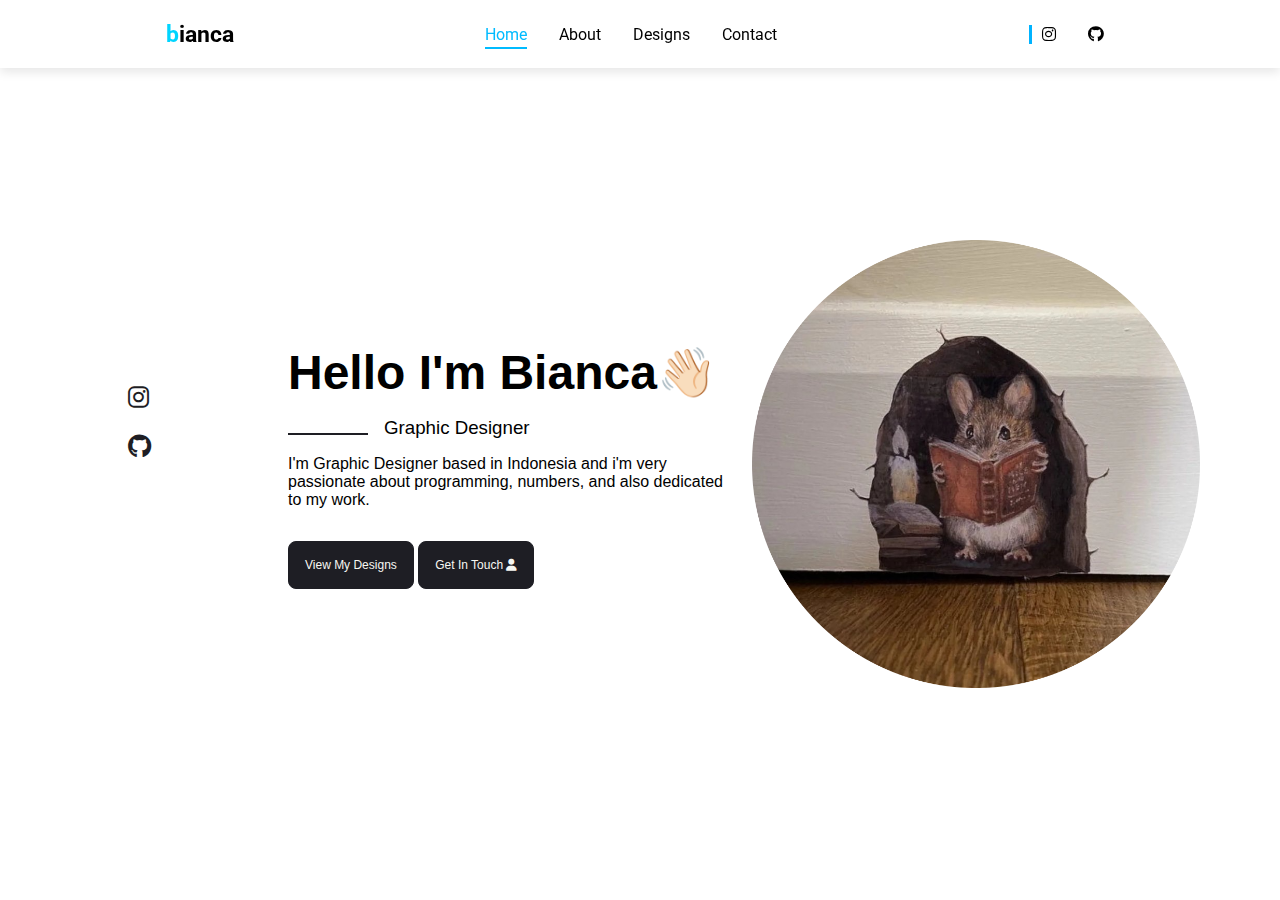
<file: index.html>
<!DOCTYPE html>
<html lang="en">
<head>
    <meta charset="UTF-8">
    <meta name="viewport" content="width=device-width, initial-scale=1.0">
    <title>Bianca Portofolio</title>
    <link rel="preconnect" href="https://fonts.googleapis.com">
    <link rel="preconnect" href="https://fonts.gstatic.com" crossorigin>
    <link href="https://fonts.googleapis.com/css2?family=Montserrat:ital,wght@0,100..900;1,100..900&family=Open+Sans:wght@300..800&family=Playfair+Display:wght@400..900&family=Raleway:ital,wght@0,100..900;1,100..900&family=Roboto+Mono:ital,wght@0,100..700;1,100..700&family=Roboto:ital,wght@0,100..900;1,100..900&family=Unbounded:wght@200..900&display=swap" rel="stylesheet">
    <link rel="stylesheet" href="https://cdnjs.cloudflare.com/ajax/libs/font-awesome/6.4.0/css/all.min.css">
    <link rel="stylesheet" href="style.css">
</head>
<body>
    <header>
        <div class="logo">
            <h3><span>b</span>ianca</h3>
        </div>
        <div class="menu-toggle" id="menu-toggle">
           <i class="fa-solid fa-bars"></i>
        </div>

        <ul class="header-list">
            <li><a href="index.html" class="fade-link" data-link>Home</a></li>
            <li><a href="about.html" class="fade-link" data-link>About</a></li>
            <li><a href="project.html" class="fade-link" data-link>Designs</a></li>
            <li><a href="contact.html" class="fade-link" data-link>Contact</a></li>
        </ul>
        <ul class="header-list-icon">
            <li><a href="https://www.instagram.com/gabriielabianca/"><i class="fa-brands fa-instagram"></i></a></li>
            <li><a href="https://github.com/iKanterbang23"><i class="fa-brands fa-github"></i></a></li>
            </ul>
    </header>
    <div class="slide-menu" id="slide-menu">
       <ul>
          <li><a href="index.html">Home</a></li>
          <li><a href="about.html">About</a></li>
          <li><a href="project.html">Designs</a></li>
          <li><a href="contact.html">Contact</a></li>
       </ul>
    </div>
    <section class="home" id="home">
        <div class="home-text">
            <h2>Hello I'm Bianca👋🏻</h2>
            <h3>Graphic Designer</h3>
            <p>I'm Graphic Designer based in Indonesia and i'm very <br>
            passionate about programming, numbers, and also dedicated to my work.</p>
            
            <div class="home-btn">
                <a href="project.html" class="btn btn-primary">View My Designs</a>
                <a href="contact.html" class="btn">Get In Touch <i class="fa-solid fa-user"></i></a>
                
                </div>
        </div>
        
        <div class="home-img">
            <img src="images/cropped_circle_image.png" alt="Avatar">
        </div>
    </section>
    <div class="socials-icon">
        <a href="https://www.instagram.com/gabriielabianca/"><i class="fa-brands fa-instagram"></i></a>
        <a href="https://github.com/iKanterbang23"><i class="fa-brands fa-github"></i></a>
        </div>
    <script src="main.js"></script>
</body>
</html>
</file>
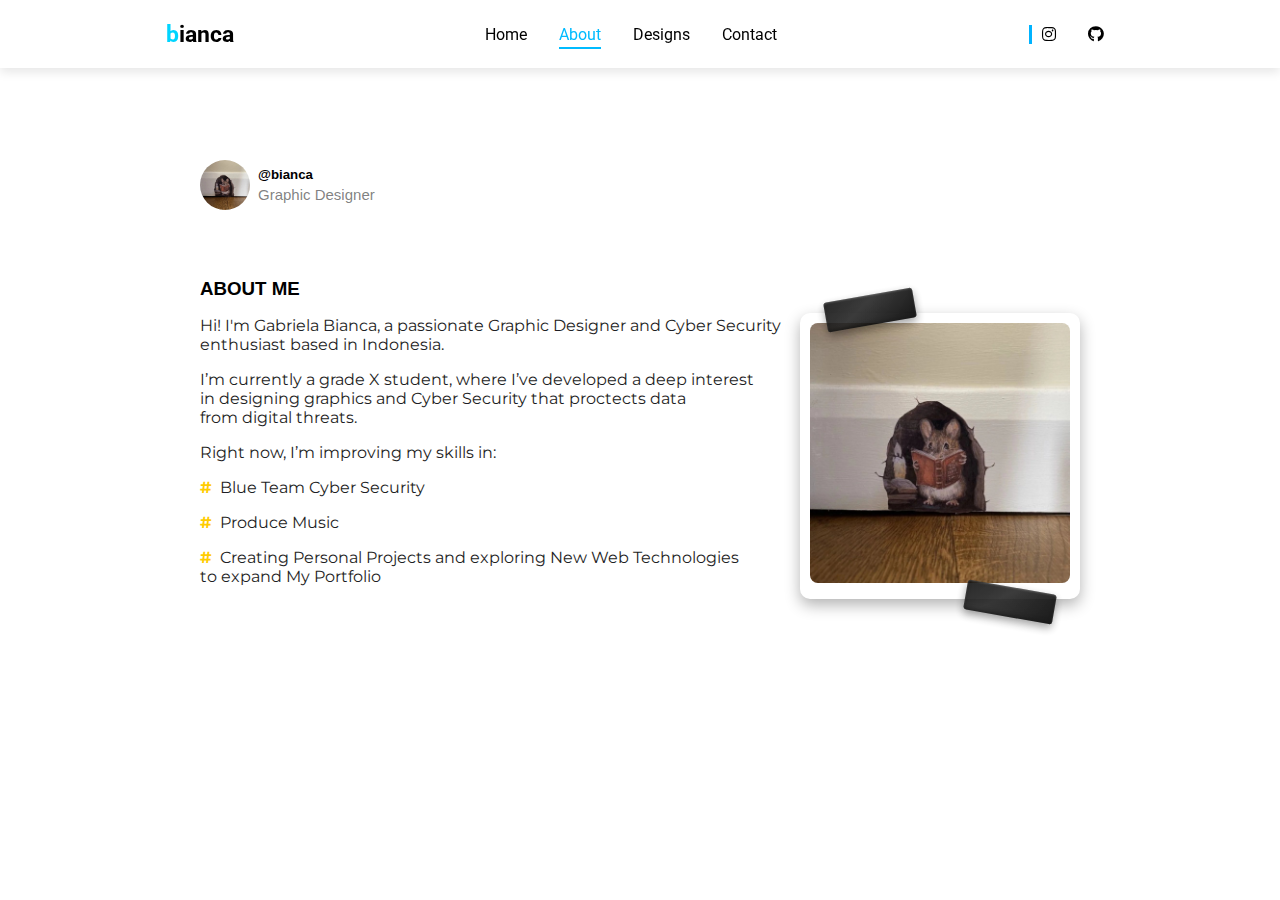
<file: about.html>
<!DOCTYPE html>
<html lang="en">
<head>
    <meta charset="UTF-8">
    <meta name="viewport" content="width=device-width, initial-scale=1.0">
    <link rel="preconnect" href="https://fonts.googleapis.com">
    <link rel="preconnect" href="https://fonts.gstatic.com" crossorigin>
    <link href="https://fonts.googleapis.com/css2?family=Montserrat:ital,wght@0,100..900;1,100..900&family=Open+Sans:wght@300..800&family=Playfair+Display:wght@400..900&family=Raleway:ital,wght@0,100..900;1,100..900&family=Roboto+Mono:ital,wght@0,100..700;1,100..700&family=Roboto:ital,wght@0,100..900;1,100..900&family=Unbounded:wght@200..900&display=swap" rel="stylesheet">
    <link rel="stylesheet" href="https://cdnjs.cloudflare.com/ajax/libs/font-awesome/6.4.0/css/all.min.css">
    <link rel="stylesheet" href="style.css">
    <title>Bianca Portofolio</title>
</head>
<body>
    <header>
        <div class="logo">
            <h3><span>b</span>ianca</h3>
        </div>
       
<div class="menu-toggle" id="menu-toggle">
    <i class="fa-solid fa-bars"></i>
</div>
<!-- Header -->
        <ul class="header-list">
            <li><a href="index.html" class="fade-link" data-link>Home</a></li>
            <li><a href="about.html" class="fade-link" data-link>About</a></li>
            <li><a href="project.html" class="fade-link" data-link>Designs</a></li>
             <li><a href="contact.html" class="fade-link" data-link>Contact</a></li>
            </ul>
        <ul class="header-list-icon">
            <li><a href="https://www.instagram.com/gabriielabianca/"><i class="fa-brands fa-instagram"></i></a></li>
            <li><a href="https://github.com/iKanterbang23"><i class="fa-brands fa-github"></i></a></li>
        </ul>
    </header>
    <div class="slide-menu" id="slide-menu">
    <ul>
        <li><a href="index.html">Home</a></li>
        <li><a href="about.html">About</a></li>
        <li><a href="project.html">Designs</a></li>
        <li><a href="contact.html">Contact</a></li>
    </ul>
</div>

<!-- About -->
    <section class="about" id="about">
        <div class="about-info">
            <div class="img-about">
                <img src="images/profile-rat.jpg" alt="">
            </div>
            <div class="info-text">
                <h5>@bianca</h5>
                <p>Graphic Designer</p>
            </div>
        </div>
        <h3>ABOUT ME</h3>
        <div class="about-info2">
            <div class="about-text">
                <p>Hi! I'm Gabriela Bianca, a passionate Graphic Designer and Cyber Security enthusiast based in Indonesia.</p>
                <p>I’m currently a grade X student, where I’ve developed a deep interest <br> in designing graphics and Cyber Security that proctects data <br> from digital threats.</p>
                <p>Right now, I’m improving my skills in:</p>
                <p><span>#</span>  Blue Team Cyber Security</p>
                <p><span>#</span>  Produce Music</p>
                <p><span>#</span>  Creating Personal Projects and exploring New Web Technologies <br> to expand My Portfolio</p>
            </div>
            <div class="photo-container">
                <img src="images/profile-rat.jpg" alt="">
                <span class="tape tape1"></span>
                <span class="tape tape2"></span>
            </div>
        </div>
    </section>
    <script src="main.js"></script>
</body>
</html>
</file>
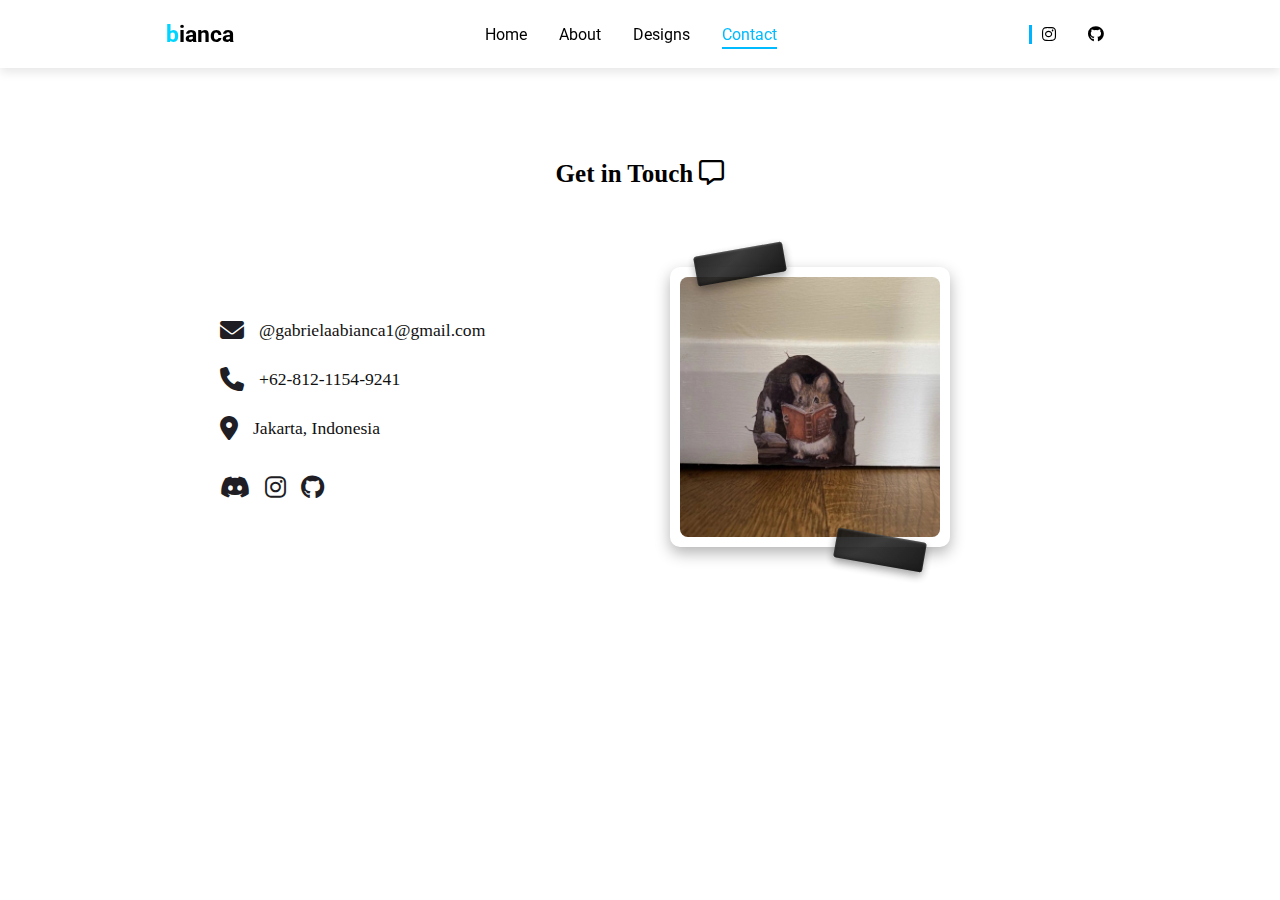
<file: contact.html>
<!DOCTYPE html>
<html lang="en">
<head>
    <meta charset="UTF-8">
    <meta name="viewport" content="width=device-width, initial-scale=1.0">
    <link rel="preconnect" href="https://fonts.googleapis.com">
    <link rel="preconnect" href="https://fonts.gstatic.com" crossorigin>
    <link href="https://fonts.googleapis.com/css2?family=Montserrat:ital,wght@0,100..900;1,100..900&family=Open+Sans:wght@300..800&family=Playfair+Display:wght@400..900&family=Raleway:ital,wght@0,100..900;1,100..900&family=Roboto+Mono:ital,wght@0,100..700;1,100..700&family=Roboto:ital,wght@0,100..900;1,100..900&family=Unbounded:wght@200..900&display=swap" rel="stylesheet">
    <link rel="stylesheet" href="https://cdnjs.cloudflare.com/ajax/libs/font-awesome/6.4.0/css/all.min.css">
    <link rel="stylesheet" href="style.css">
    <title>Bianca Portofolio</title>
</head>
<body>
    <header>
        <div class="logo">
            <h3><span>b</span>ianca</h3>
        </div>
<div class="menu-toggle" id="menu-toggle">
    <i class="fa-solid fa-bars"></i>
</div>

        <ul class="header-list">
            <li><a href="index.html" class="fade-link" data-link>Home</a></li>
            <li><a href="about.html" class="fade-link" data-link>About</a></li>
            <li><a href="project.html" class="fade-link" data-link>Designs</a></li>
            <li><a href="contact.html" class="fade-link" data-link>Contact</a></li>
        </ul>
        <ul class="header-list-icon">
            <li><a href="https://www.instagram.com/gabriielabianca/"><i class="fa-brands fa-instagram"></i></a></li>
            <li><a href="https://github.com/iKanterbang23"><i class="fa-brands fa-github"></i></a></li>
        </ul>
    </header>
    <div class="slide-menu" id="slide-menu">
    <ul>
        <li><a href="index.html">Home</a></li>
        <li><a href="about.html">About</a></li>
        <li><a href="project.html">Designs</a></li>
        <li><a href="contact.html">Contact</a></li>
    </ul>
</div>

    <section class="contact">
        <h3>Get in Touch <i class="fa-regular fa-message"></i></h3>
 <div class="container">
            <div class="contact-content">
                <div class="contact-info">
                    <div class="contact-item">
                        <i class="fas fa-envelope"></i>
                        <p>@gabrielaabianca1@gmail.com</p>
                    </div>
                    <div class="contact-item">
                        <i class="fas fa-phone"></i>
                        <p>+62-812-1154-9241</p>
                    </div>
                    <div class="contact-item">
                        <i class="fas fa-map-marker-alt"></i>
                        <p>Jakarta, Indonesia</p>
                    </div>
                    <div class="social-links-contact">
                        <a href="https://discord.com/users/1132077028540157972" aria-label="Discord"><i class="fab fa-discord"></i></a>
                        <a href="https://www.instagram.com/gabriielabianca/" aria-label="Instagram"><i class="fab fa-instagram"></i></a>
                        <a href="https://github.com/iKanterbang23" aria-label="GitHub"><i class="fab fa-github"></i></a>
                        
                        
                    </div>
                </div>
                <div class="photo-container">
                <img src="images/profile-rat.jpg" alt="">
                <span class="tape tape1"></span>
                <span class="tape tape2"></span>
            </div>
            </div>
        </div>

    </section>
    <script src="main.js"></script>
</body>
</html>
</file>
<file: style.css>
* {
    margin: 0;
    padding: 0;
    box-sizing: border-box;
}

header {
    position: fixed;
    top: 0;
    left: 0;
    width: 100%;
    display: flex;
    align-items: center;
    justify-content: space-around;
    padding: 20px 40px;
    font-family: "Roboto", sans-serif;
    background: #fff;
    box-shadow: 0 4px 10px rgba(0,0,0,0.1);
    z-index: 1000;
}

.logo {
    font-size: 20px;
    font-weight: bold;
}

.logo span {
    color: rgb(0, 213, 255);
}

.header-list,
.header-list-icon {
    display: flex;
    gap: 2rem;
    align-items: center;
}

.header-list li,
.header-list-icon li {
    list-style: none;
}

.header-list a,
.header-list-icon a {
    text-decoration: none;
    color: black;
    position: relative;
    transition: color 0.3s ease;
}

.header-list-icon {
    border-left: 3px solid rgb(0, 179, 255);
    padding: 0 10px;
}

.header-list a:hover,
.header-list a.active {
    color: #00bbff;
}

.header-list a::after {
    content: '';
    position: absolute;
    bottom: -5px;
    left: 0;
    width: 0;
    height: 2px;
    background: #00bbff;
    transition: width 0.3s ease;
}

.header-list a:hover::after,
.header-list a.active::after {
    width: 100%;
}

.home {
    padding: 2rem 5rem 0 18rem;   
    width: 100%;
    height: 100vh;
    display: grid;
    grid-template-columns: repeat(2, 1fr);
    align-items: center;
    gap: 1rem;
    font-family: "Poppins", sans-serif;
}

.home-text h2 {
    font-size: 3rem;
    margin-bottom: 1rem;
}

.home-text h3 {
    position: relative;
    padding-left: 6rem;
    font-weight: 500;
    margin-bottom: 1rem;
}

.home-text h3::before {
    content: "";
    position: absolute;
    width: 80px;
    height: 2px;
    background-color: #1e1e24;
    left: 0;
    top: 1rem;
}

.home-text p {
    margin-bottom: 2rem;
}

/* ===== BUTTON ===== */
.home-btn a {
    text-decoration: none;
}

.btn {
    display: inline-block;
    width: fit-content;
    padding: 1rem;
    border-radius: 0.5rem;
    cursor: pointer;
    color: #f7f7f2;
    border: 1px solid #1e1e24;
    font-weight: 500;
    font-size: 12px;
    text-align: center;
    background: #1e1e24;
    transition: all 0.5s;
}

.btn:hover {
    background: #f7f7f2;
    color: #1e1e24;
    transform: translateY(5px);
}

.socials-icon {
    position: absolute;
    top: 40%;
    padding: 0 8rem;
}

.socials-icon a {
    text-decoration: none;
}

.socials-icon i {
    display: block;
    margin: 25px 0;
    color: #1e1e24;
    font-size: 1.5rem;
    transition: all 0.6s;
}

.socials-icon i:hover {
    transform: rotate3d(0,0,1,90deg);
}

.scroll-btn {
    position: absolute;
    bottom: 7%;
    left: 9%;
    color: #1e1e24;
    font-weight: 600;
    display: flex;
    align-items: center;
    text-decoration: none;
}

.home-img img {
    width: 100%;
    height: auto;
}

/* ===== ABOUT PAGE ===== */
.about {
    margin: 160px 200px;
    font-family: "Poppins", sans-serif;
}

.about-info {
    display: flex;
    gap: 0.5rem;
    margin-bottom: 4rem;
}

.img-about img {
    width: 50px;
    border-radius: 50%;
}

.info-text {
    position: relative;
    bottom: -7px;
}

.info-text p {
    color: #1e1e2495;
    font-size: 15px;
}

.info-text h5 {
    margin-bottom: 4px;
}

.about h3 {
    margin-bottom: 1rem;
}

.about-text p {
    margin-bottom: 1rem;
    font-family: "Montserrat", sans-serif;
    color: #1e1e24;
}

.about-text span {
    color: #ffcc00;
    font-weight: bold;
    margin-right: 4px;
}

.about-info2 {
    display: flex;
}

.photo-container {
    position:relative;
    display: inline-block;
    padding: 10px;
    background: #fff;
    border-radius: 10px;
    box-shadow: 0 6px 15px rgba(0,0,0,0.3);
    transform: translateX(200px);
    transform: translateY(-3px);


}

.photo-container img {
    width: 260px;
    border-radius: 8px;
    display: block;
}

.tape {
    position: absolute;
    width: 90px;
    height: 30px;
    background: linear-gradient(145deg, #111 0%, #222 40%, #000 100%);
    box-shadow: inset 0 1px 2px rgba(255,255,255,0.2),
                inset 0 -2px 4px rgba(0,0,0,0.6),
                0 4px 8px rgba(0,0,0,0.4);
    border-radius: 3px;
    opacity: 0.9;
    transform-origin: center;
    z-index: 2;
}

.tape::before {
    content: "";
    position: absolute;
    inset: 0;
    background: linear-gradient(
        to right,
        rgba(255,255,255,0.05),
        rgba(255,255,255,0.15),
        rgba(255,255,255,0.05)
    );
    mix-blend-mode: overlay;
    pointer-events: none;
}

.tape1 {
    top: -18px;
    left: 25px;
    transform: rotate(-10deg);
}

.tape2 {
    bottom: -18px;
    right: 25px;
    transform: rotate(10deg);
}

/* ===== PROJECTS ===== */
.project {
    margin: 160px 200px;
    font-family: "Poppins", sans-serif;
}

.title-project {
    text-align: center;
    margin-bottom: 2rem;
}

.title-project h4 {
    margin-bottom: 0.5rem;
}

.title-project p {
    color: #1e1e24;
}

.tools {
    display: flex;
    justify-content: center;
    padding: 30px;
    border-radius: 15px;
    margin-bottom: 2rem;
}

.list-tools {
    display: flex;
    flex-wrap: wrap;
    gap: 20px;
    list-style: none;
    max-width: 800px;
    justify-content: center;
}

.list-tools li {
    flex: 0 0 140px; 
}

.list-tools a {
    display: flex;
    align-items: center;
    gap: 8px;
    justify-content: center;
    text-decoration: none;
    color: #fff;
    background: #222;
    padding: 15px 20px;
    border-radius: 12px;
    font-weight: bold;
    transition: all 0.3s ease;
    box-shadow: 0 4px 6px rgba(0,0,0,0.3);
}

.list-tools a:hover {
    background: linear-gradient(135deg, #fff, #ccc);
    color: #000;
    transform: translateY(-5px) scale(1.05);
    box-shadow: 0 10px 15px rgba(0,0,0,0.5);
}

.projects-container {
    display: grid;
    grid-template-columns: repeat(3, 1fr);
    gap: 25px;
    padding: 30px;
}

.project-card {
    background: linear-gradient(135deg, #f5f5f5, #ddd);
    color: #111;
    border-radius: 12px;
    overflow: hidden;
    text-align: center;
    transition: all 0.4s ease;
    cursor: pointer;
    box-shadow: 0 5px 15px rgba(0,0,0,0.2);
}

.project-card img {
    width: 100%;
    height: 180px;
    object-fit: cover;
    transition: transform 0.4s ease;
}

.project-card h3 {
    margin: 15px 0 5px;
    font-size: 1.2rem;
    color: #1e90ff;
    transition: color 0.3s ease;
}

.project-card:hover h3 {
    color: #0d6efd; 
}

.project-card p {
    font-size: 0.9rem;
    margin: 0 10px 15px;
}

.tech-buttons a {
    display: inline-block;
    margin: 5px 5px;
    padding: 5px 10px;
    background: #fff;
    color: #111;
    border-radius: 6px;
    text-decoration: none;
    font-size: 0.8rem;
    transition: all 0.3s ease;
}

.tech-buttons a:hover {
    background: linear-gradient(135deg, #fff, #ccc);
    color: #000;
    transform: translateY(-3px) scale(1.05);
    box-shadow: 0 8px 12px rgba(0,0,0,0.3);
}

.project-card:hover {
    transform: translateY(-5px) scale(1.05);
    box-shadow: 0 12px 25px rgba(0,0,0,0.35);
    background: linear-gradient(135deg, #fff, #ccc);
}

.contact {
    margin: 160px 200px;
}

.contact h3 {
    text-align: center;
    margin-bottom: 2rem;
    font-size: 25px ;
}

.container {
    max-width: 1200px;
    margin: 0 auto;
    padding: 50px 20px;
}

.contact-content {
    display: flex;
    gap: 50px;
    flex-wrap: wrap;
}

.contact-info {
    flex: 1;
    min-width: 300px;
    max-width: 400px; 
    display: flex;
    flex-direction: column;
    justify-content: center; 
    align-items: flex-start; 
    gap: 25px;
}

.contact-item {
    display: flex;
    align-items: center;
    gap: 15px;
    font-size: 1.1rem;
    color: #111;
    transition: all 0.3s ease;
}

.contact-item i {
    font-size: 1.5rem;
    color: #1e1e24;
    transition: transform 0.3s ease, color 0.3s ease;
}

.contact-item:hover i {
    transform: translateY(-3px);
    color: #4a4546; 
}

.social-links-contact {
    display: flex;
    gap: 15px;
    margin-top: 10px;
}

.social-links-contact a {
    font-size: 1.5rem;
    color: #1e1e24;
    transition: all 0.3s ease;
}

.social-links-contact a:hover {
    transform: translateY(-3px) scale(1.1);
    color: #505050;
}

@media (max-width: 1024px) {
    .projects-container {
        grid-template-columns: repeat(2, 1fr);
    }
}

@media (max-width: 900px) {
    .contact-content {
        flex-direction: column;
    }
    .home {
        grid-template-columns: 1fr;
        padding: 2rem;
        text-align: center;
    }
    .home-img img {
        width: 80%;
        margin: 0 auto;
    }
    .about-info2 {
        flex-direction: column;
        align-items: center;
        gap: 2rem;
    }
}

@media (max-width: 768px) {
    .projects-container {
        grid-template-columns: 1fr;
        padding: 15px;
    }
}

.fade-in-element {
    opacity: 0;
    transform: translateY(20px);
    transition: opacity 0.8s ease, transform 0.8s ease;
}

.fade-in-element.visible {
    opacity: 1;
    transform: translateY(0);
}

.page-fade-out {
    opacity: 0;
    transition: opacity 0.6s ease;
}



.menu-toggle {
    display: none;
    font-size: 1.8rem;
    cursor: pointer;
    color: #111;
}

/* Slide-in menu */
.slide-menu {
    position: fixed;
    top: 0;
    right: -260px;
    width: 260px;
    height: 100%;
    background-color: #111;
    color: #fff;
    transition: 0.3s ease;
    z-index: 2000;
    padding-top: 60px;
}

.slide-menu ul {
    list-style: none;
    padding: 0;
}

.slide-menu ul li {
    margin: 20px 0;
    text-align: center;
}

.slide-menu ul li a {
    color: #fff;
    text-decoration: none;
    font-size: 1.2rem;
    transition: color 0.3s ease;
}

.slide-menu ul li a:hover {
    color: #00bfff;
}

.slide-menu.active {
    right: 0; 
}

@media screen and (max-width: 768px) {
    .header-list,
    .header-list-icon {
        display: none; 
    }
    .menu-toggle {
        display: block;
    }
}



@media (max-width: 1024px) {
    .projects-container {
        grid-template-columns: repeat(2, 1fr);
        padding: 20px;
    }

    .home {
        padding: 2rem 3rem 0 3rem;
    }

    .about, .project, .contact {
        margin: 120px 50px;
    }
}

/* ===== Tablets / iPad Portrait ===== */
@media (max-width: 900px) {
    .home {
        grid-template-columns: 1fr;
        padding: 2rem 1.5rem;
        text-align: center;
    }

    .home-img img {
        width: 80%;
        margin: 0 auto;
    }

    .socials-icon{
        display: none;
    }

    .about-info2, .contact-content {
        flex-direction: column;
        align-items: center;
        gap: 2rem;
    }

    .about, .project, .contact {
        margin: 100px 30px;
    }
}

/* ===== Small Tablets / Large Phones ===== */
@media (max-width: 768px) {
    .projects-container {
        grid-template-columns: 1fr;
        padding: 15px;
    }

    .home {
        padding: 1.5rem 1rem;
    }

    .socials-icon{
        display: none;
    }

    .home-text h2 {
        font-size: 2.2rem;
    }

    .home-text h3 {
        font-size: 1.2rem;
        padding-left: 3rem;
    }

    .about, .project, .contact {
        margin: 80px 20px;
    }

    .photo-container img {
        width: 200px;
    }

}

/* ===== Phones ===== */
@media (max-width: 480px) {
    header {
        padding: 15px 10px;
        flex-direction: column;
        gap: 10px;
    }

    .logo {
        font-size: 18px;
    }

    .home-text h2 {
        font-size: 1.8rem;
    }

    .home-text h3 {
        font-size: 1rem;
        padding-left: 1.5rem;
    }

    .home {
        padding: 1rem 1rem 0 1rem;
        margin: 90px 15px;
    }

    .socials-icon{
        display: none;
    }

    .home-img img {
        width: 100%;
    }

    .projects-container {
        gap: 15px;
    }

    .photo-container img {
        width: 150px;
    }

    .scroll-btn {
        left: 5%;
        bottom: 5%;
    }
}
</file>
